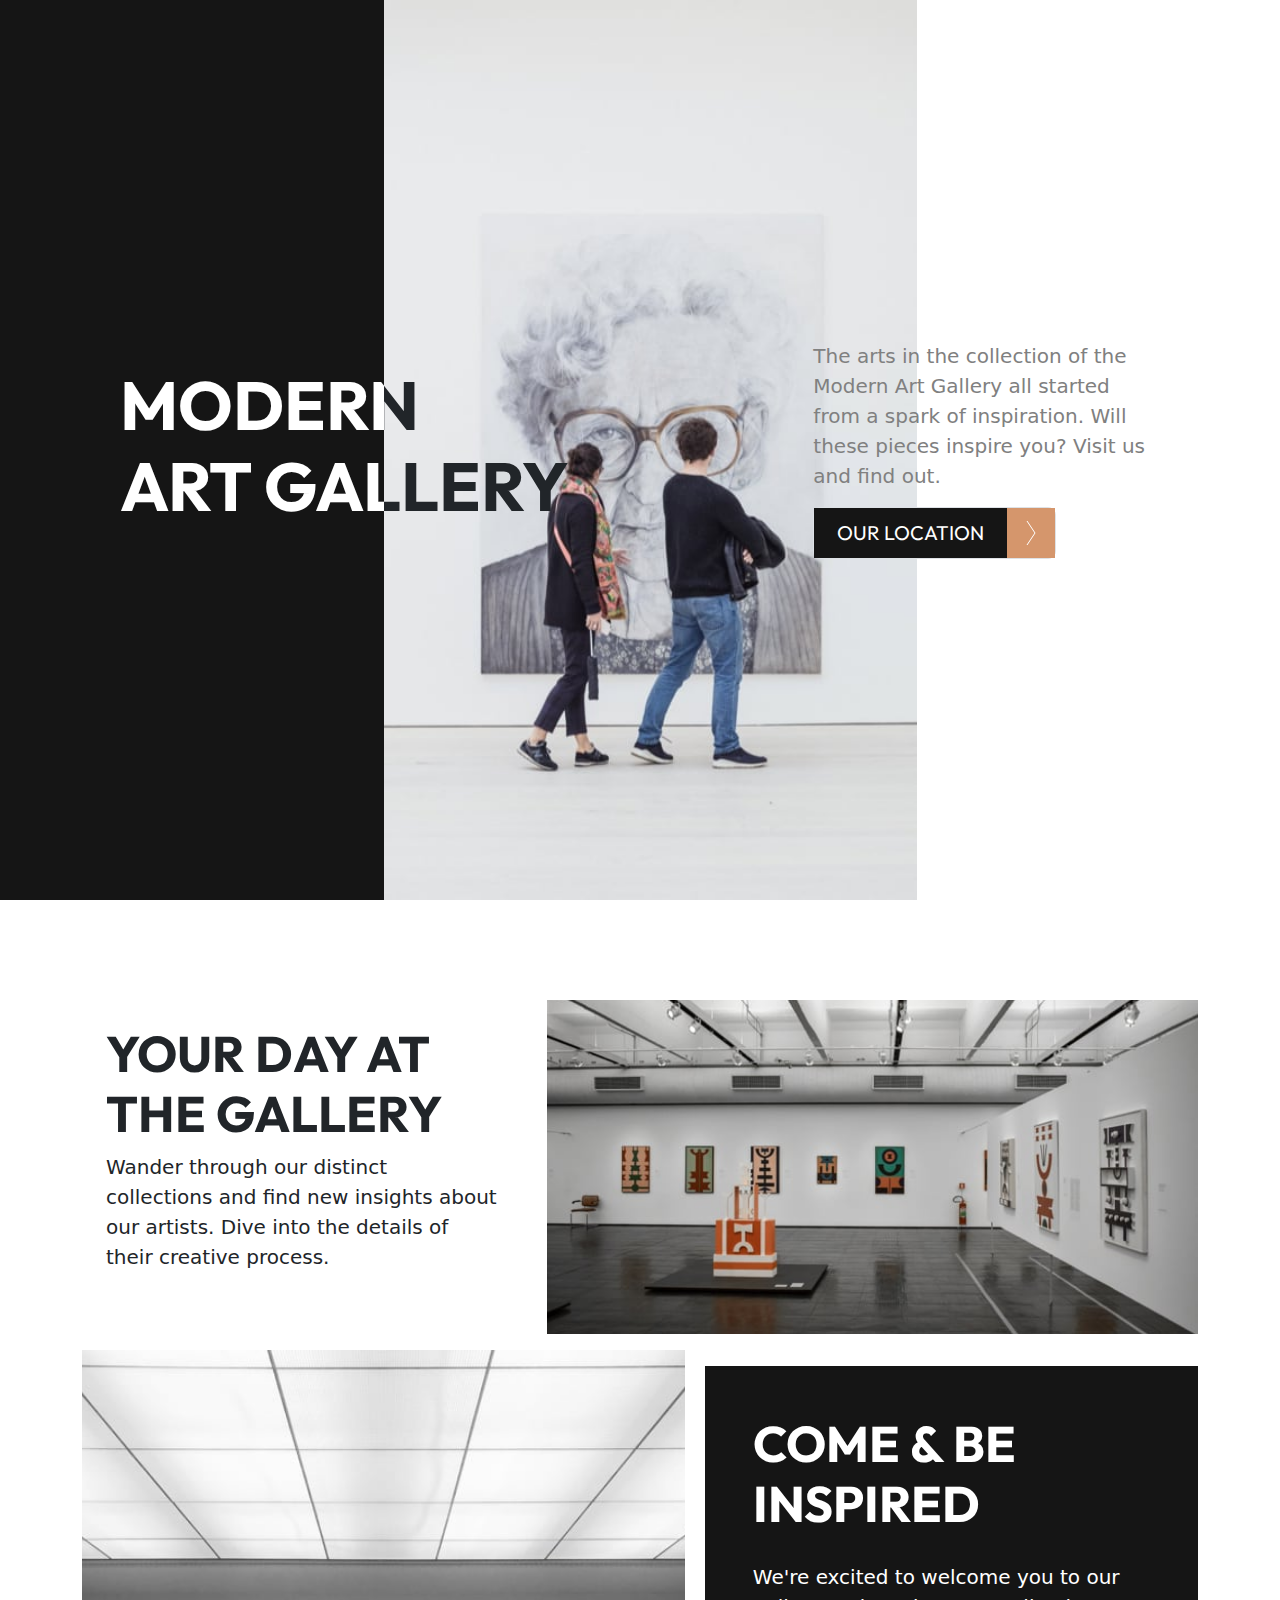
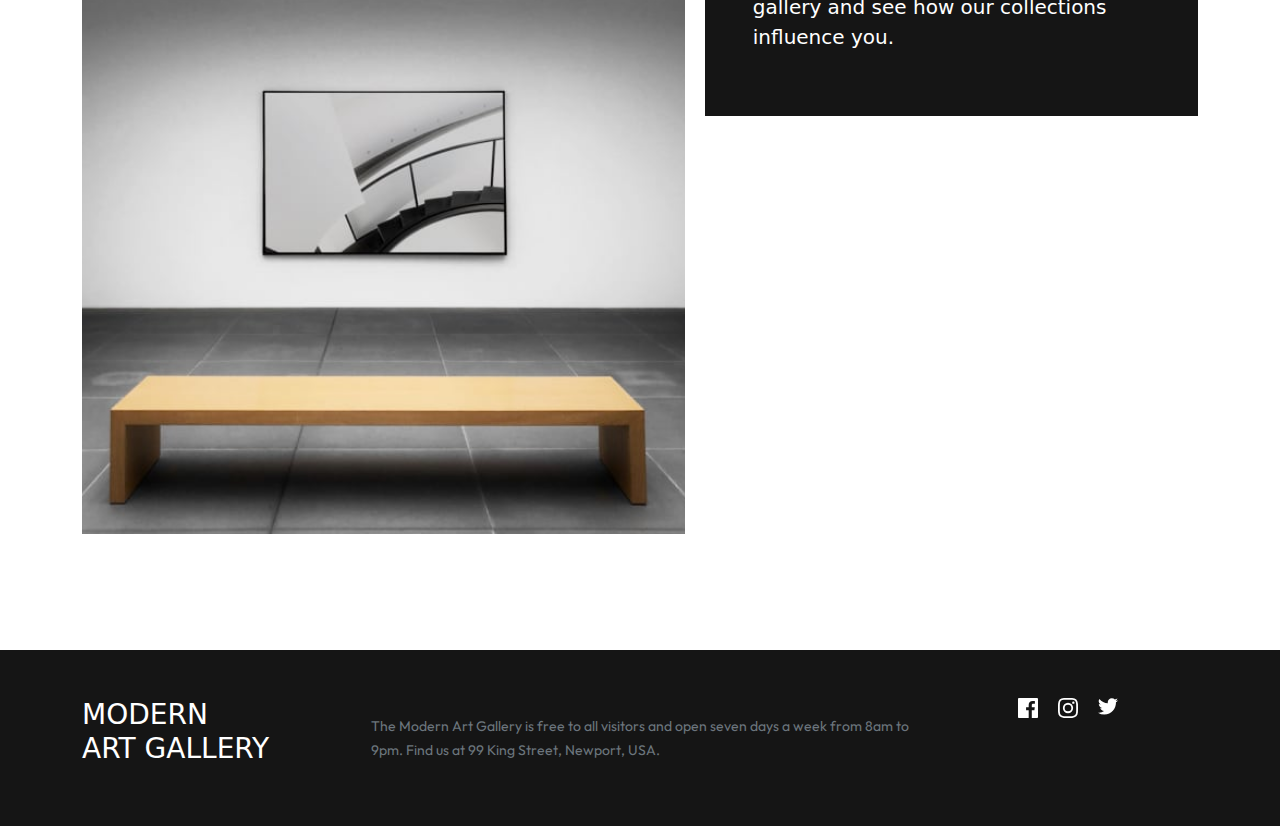
<file: index.html>
<!DOCTYPE html>
<html lang="en">
<head>
    <meta charset="UTF-8">
    <meta name="viewport" content="width=device-width, initial-scale=1.0">
    <link rel="stylesheet" href="./src/bootstrap/node_modules/bootstrap/dist/css/bootstrap.min.css">
    <link rel="stylesheet" href="./src/paint/styles.css">
    <title>Art Gallery Website</title>
</head>
<body>

    <div class="root container-fluid p-0">

        <section class="landing container-fluid position-relative p-0">
            <div class="land-1 container-fluid row g-0 align-items-center">
                <h1 class="title text-white col-6 text-uppercase">
                    <span class="d-block">Modern</span>
                    <span class="d-block">Art Gallery</span>
                </h1>
            </div>
            
            <div class="land-2 container-fluid position-absolute align-items-end justify-content-md-center align-items-lg-center row flex-lg-row flex-md-column  g-0">
                <figure class="land-pic col-12 col-md-5"></figure>
                <h1 class="title text-dark col-12 col-lg-6 mt-lg-0 mt-md-5 text-uppercase">
                    <span class="d-block">Modern</span>
                    <span class="d-block">Art Gallery</span>
                </h1>
                <article class="detail col-12 col-lg-4 ms-auto">
                    <p class="detail-text">
                        The arts in the collection of the 
                        Modern Art Gallery all started from 
                        a spark of inspiration. Will these 
                        pieces inspire you? Visit us and find out.
                    </p>

                    <a href="./location.html" target="_blank" class="location btn btn-lg d-flex text-white p-0 border align-items-stretch justify-content-between text-uppercase">
                        <span class="d-flex align-items-center justify-content-center">Our Location</span>
                        <span class="icon d-flex align-items-center justify-content-center">
                            <svg width="10" height="24" xmlns="http://www.w3.org/2000/svg"><path stroke="#FFF" fill="none" d="m1 0 8 12-8 12"/></svg>
                        </span>
                    </a>
                </article>
            </div>
        </section>

        <main class="wrapper container">
            <div class="gallery-day row p-0 g-0">
                <article class="gallery-left col-12 col-md-5 p-4 pe-5">
                    <h2 class="text-uppercase">Your Day At The Gallery</h2>
                    
                    <p class="lead">
                        Wander through our distinct 
                        collections and find new 
                        insights about our artists. Dive
                        into the details of their
                        creative process.
                    </p>
                </article>

                <figure class="gallery-right col-12 col-md-7"></figure>
            </div>

            <section class="gallery-main d-block d-md-flex justify-content-between">
                <figure class="main-left"></figure>
                <div class="main-right d-flex flex-column">
                    <figure class="up"></figure>
                    <article class="inspire p-lg-5 p-md-2 d-flex flex-column justify-content-center">
                        <h2 class="text-white text-uppercase">come & be inspired</h2>
                        <p class="emp text-white">
                            We're excited to welcome you 
                            to our gallery and see how our 
                            collections influence you.
                        </p>
                    </article>
                </div>
            </section>
        </main>

        <footer class="endpage container-fluid">
            <div class="endpage-wrap container py-5">

                <div class="row">

                    <div class="title-wrap col-lg-3 col-md-4 col-12">
                        <h3 class="end-title m-0 text-white text-uppercase">
                            <span class="d-block">Modern</span>
                            <span class="d-block">Art Gallery</span>
                        </h3>
                    </div>

                    <div class="sum-up col-lg-6 col-md-5 col-12 p-3">
                        <small class="end-text text-secondary">
                            The Modern Art Gallery is free to all visitors and 
                            open seven days a week from 8am to 9pm. Find 
                            us at 99 King Street, Newport, USA.
                        </small>
                    </div>

                    <div class="social col-lg-3 col-md-3 col-12 d-flex justify-content-start  justify-content-md-center">
                        <svg class="fb" width="20" height="20" xmlns="http://www.w3.org/2000/svg"><path d="M18.896 0H1.104C.494 0 0 .494 0 1.104v17.793C0 19.506.494 20 1.104 20h9.58v-7.745H8.076V9.237h2.606V7.01c0-2.583 1.578-3.99 3.883-3.99 1.104 0 2.052.082 2.329.119v2.7h-1.598c-1.254 0-1.496.597-1.496 1.47v1.928h2.989l-.39 3.018h-2.6V20h5.098c.608 0 1.102-.494 1.102-1.104V1.104C20 .494 19.506 0 18.896 0Z" fill="#FFF"/></svg>
                        <svg class="insta" width="20" height="20" xmlns="http://www.w3.org/2000/svg"><path d="M10 1.802c2.67 0 2.987.01 4.042.059 2.71.123 3.975 1.409 4.099 4.099.048 1.054.057 1.37.057 4.04 0 2.672-.01 2.988-.057 4.042-.124 2.687-1.387 3.975-4.1 4.099-1.054.048-1.37.058-4.041.058-2.67 0-2.987-.01-4.04-.058-2.718-.124-3.977-1.416-4.1-4.1-.048-1.054-.058-1.37-.058-4.041 0-2.67.01-2.986.058-4.04.124-2.69 1.387-3.977 4.1-4.1 1.054-.048 1.37-.058 4.04-.058ZM10 0C7.284 0 6.944.012 5.877.06 2.246.227.227 2.242.061 5.877.01 6.944 0 7.284 0 10s.012 3.057.06 4.123c.167 3.632 2.182 5.65 5.817 5.817 1.067.048 1.407.06 4.123.06s3.057-.012 4.123-.06c3.629-.167 5.652-2.182 5.816-5.817.05-1.066.061-1.407.061-4.123s-.012-3.056-.06-4.122C19.777 2.249 17.76.228 14.124.06 13.057.01 12.716 0 10 0Zm0 4.865a5.135 5.135 0 1 0 0 10.27 5.135 5.135 0 0 0 0-10.27Zm0 8.468a3.333 3.333 0 1 1 0-6.666 3.333 3.333 0 0 1 0 6.666Zm5.338-9.87a1.2 1.2 0 1 0 0 2.4 1.2 1.2 0 0 0 0-2.4Z" fill="#FFF"/></svg>
                        <svg class="twit" width="20" height="17" xmlns="http://www.w3.org/2000/svg"><path d="M20 2.172a8.192 8.192 0 0 1-2.357.646 4.11 4.11 0 0 0 1.805-2.27 8.22 8.22 0 0 1-2.606.996A4.096 4.096 0 0 0 13.847.248c-2.65 0-4.596 2.472-3.998 5.037A11.648 11.648 0 0 1 1.392 1a4.109 4.109 0 0 0 1.27 5.478 4.086 4.086 0 0 1-1.858-.513c-.045 1.9 1.318 3.679 3.291 4.075a4.113 4.113 0 0 1-1.853.07 4.106 4.106 0 0 0 3.833 2.849A8.25 8.25 0 0 1 0 14.658a11.616 11.616 0 0 0 6.29 1.843c7.618 0 11.923-6.434 11.663-12.205A8.354 8.354 0 0 0 20 2.172Z" fill="#FFF"/></svg>
                    </div>
                    
                </div>
            </div>
        </footer>
    </div>


    <script src="./src/bootstrap/node_modules/bootstrap/dist/js/bootstrap.bundle.js"></script>
</body>
</html>
</file>
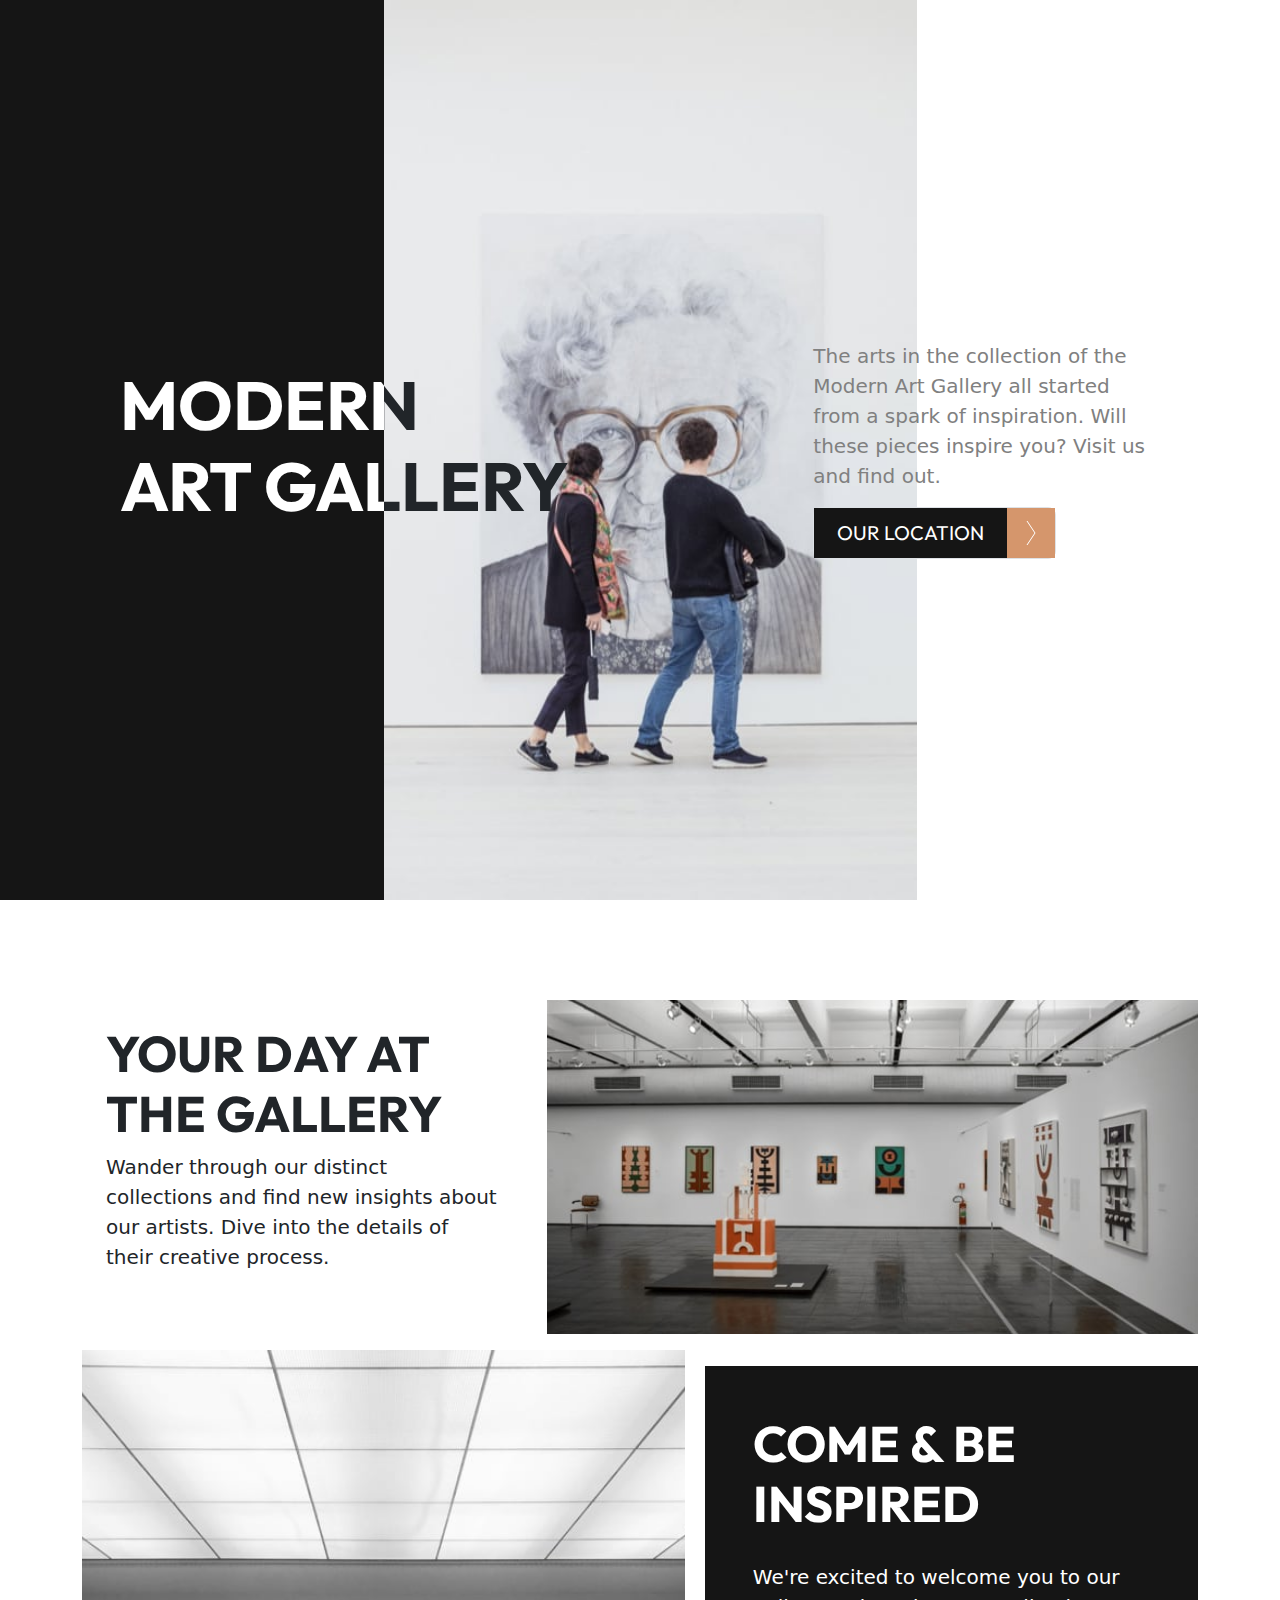
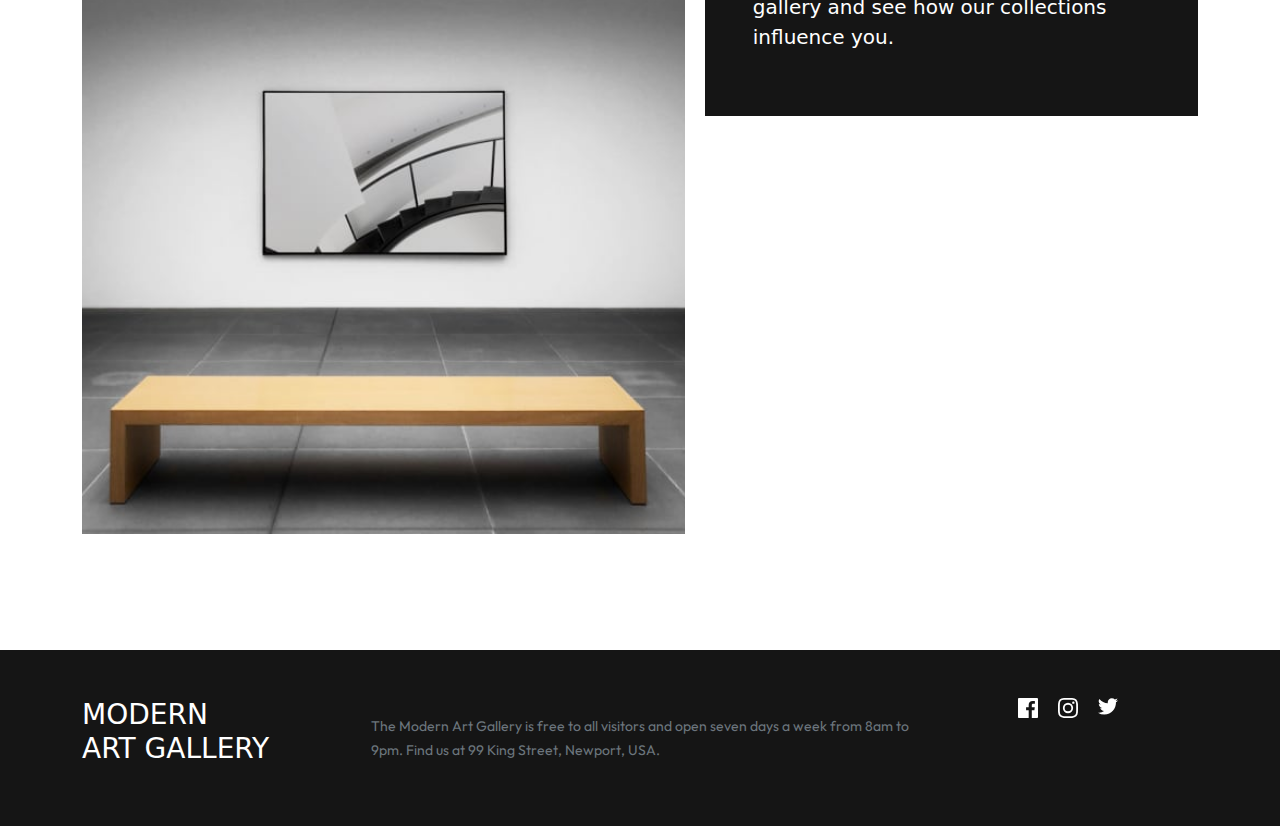
<file: public/index.html>
<!DOCTYPE html>
<html lang="en">
<head>
    <meta charset="UTF-8">
    <meta name="viewport" content="width=device-width, initial-scale=1.0">
    <link rel="stylesheet" href="./../src/bootstrap/node_modules/bootstrap/dist/css/bootstrap.min.css">
    <link rel="stylesheet" href="./../src/paint/styles.css">
    <title>Art Gallery Website</title>
</head>
<body>

    <div class="root container-fluid p-0">

        <section class="landing container-fluid position-relative p-0">
            <div class="land-1 container-fluid row g-0 align-items-center">
                <h1 class="title text-white col-6 text-uppercase">
                    <span class="d-block">Modern</span>
                    <span class="d-block">Art Gallery</span>
                </h1>
            </div>
            
            <div class="land-2 container-fluid position-absolute align-items-end justify-content-md-center align-items-lg-center row flex-lg-row flex-md-column  g-0">
                <figure class="land-pic col-12 col-md-5"></figure>
                <h1 class="title text-dark col-12 col-lg-6 mt-lg-0 mt-md-5 text-uppercase">
                    <span class="d-block">Modern</span>
                    <span class="d-block">Art Gallery</span>
                </h1>
                <article class="detail col-12 col-lg-4 ms-auto">
                    <p class="detail-text">
                        The arts in the collection of the 
                        Modern Art Gallery all started from 
                        a spark of inspiration. Will these 
                        pieces inspire you? Visit us and find out.
                    </p>

                    <button class="location btn btn-lg d-flex text-white p-0 border align-items-stretch justify-content-between text-uppercase">
                        <span class="d-flex align-items-center justify-content-center">Our Location</span>
                        <span class="icon d-flex align-items-center justify-content-center">
                            <svg width="10" height="24" xmlns="http://www.w3.org/2000/svg"><path stroke="#FFF" fill="none" d="m1 0 8 12-8 12"/></svg>
                        </span>
                    </button>
                </article>
            </div>
        </section>

        <main class="wrapper container">
            <div class="gallery-day row p-0 g-0">
                <article class="gallery-left col-12 col-md-5 p-4 pe-5">
                    <h2 class="text-uppercase">Your Day At The Gallery</h2>
                    
                    <p class="lead">
                        Wander through our distinct 
                        collections and find new 
                        insights about our artists. Dive
                        into the details of their
                        creative process.
                    </p>
                </article>

                <figure class="gallery-right col-12 col-md-7"></figure>
            </div>

            <section class="gallery-main d-block d-md-flex justify-content-between">
                <figure class="main-left"></figure>
                <div class="main-right d-flex flex-column">
                    <figure class="up"></figure>
                    <article class="inspire p-lg-5 p-md-2 d-flex flex-column justify-content-center">
                        <h2 class="text-white text-uppercase">come & be inspired</h2>
                        <p class="emp text-white">
                            We're excited to welcome you 
                            to our gallery and see how our 
                            collections influence you.
                        </p>
                    </article>
                </div>
            </section>
        </main>

        <footer class="endpage container-fluid">
            <div class="endpage-wrap container py-5">

                <div class="row">

                    <div class="title-wrap col-lg-3 col-md-4 col-12">
                        <h3 class="end-title m-0 text-white text-uppercase">
                            <span class="d-block">Modern</span>
                            <span class="d-block">Art Gallery</span>
                        </h3>
                    </div>

                    <div class="sum-up col-lg-6 col-md-5 col-12 p-3">
                        <small class="end-text text-secondary">
                            The Modern Art Gallery is free to all visitors and 
                            open seven days a week from 8am to 9pm. Find 
                            us at 99 King Street, Newport, USA.
                        </small>
                    </div>

                    <div class="social col-lg-3 col-md-3 col-12 d-flex justify-content-start  justify-content-md-center">
                        <svg class="fb" width="20" height="20" xmlns="http://www.w3.org/2000/svg"><path d="M18.896 0H1.104C.494 0 0 .494 0 1.104v17.793C0 19.506.494 20 1.104 20h9.58v-7.745H8.076V9.237h2.606V7.01c0-2.583 1.578-3.99 3.883-3.99 1.104 0 2.052.082 2.329.119v2.7h-1.598c-1.254 0-1.496.597-1.496 1.47v1.928h2.989l-.39 3.018h-2.6V20h5.098c.608 0 1.102-.494 1.102-1.104V1.104C20 .494 19.506 0 18.896 0Z" fill="#FFF"/></svg>
                        <svg class="insta" width="20" height="20" xmlns="http://www.w3.org/2000/svg"><path d="M10 1.802c2.67 0 2.987.01 4.042.059 2.71.123 3.975 1.409 4.099 4.099.048 1.054.057 1.37.057 4.04 0 2.672-.01 2.988-.057 4.042-.124 2.687-1.387 3.975-4.1 4.099-1.054.048-1.37.058-4.041.058-2.67 0-2.987-.01-4.04-.058-2.718-.124-3.977-1.416-4.1-4.1-.048-1.054-.058-1.37-.058-4.041 0-2.67.01-2.986.058-4.04.124-2.69 1.387-3.977 4.1-4.1 1.054-.048 1.37-.058 4.04-.058ZM10 0C7.284 0 6.944.012 5.877.06 2.246.227.227 2.242.061 5.877.01 6.944 0 7.284 0 10s.012 3.057.06 4.123c.167 3.632 2.182 5.65 5.817 5.817 1.067.048 1.407.06 4.123.06s3.057-.012 4.123-.06c3.629-.167 5.652-2.182 5.816-5.817.05-1.066.061-1.407.061-4.123s-.012-3.056-.06-4.122C19.777 2.249 17.76.228 14.124.06 13.057.01 12.716 0 10 0Zm0 4.865a5.135 5.135 0 1 0 0 10.27 5.135 5.135 0 0 0 0-10.27Zm0 8.468a3.333 3.333 0 1 1 0-6.666 3.333 3.333 0 0 1 0 6.666Zm5.338-9.87a1.2 1.2 0 1 0 0 2.4 1.2 1.2 0 0 0 0-2.4Z" fill="#FFF"/></svg>
                        <svg class="twit" width="20" height="17" xmlns="http://www.w3.org/2000/svg"><path d="M20 2.172a8.192 8.192 0 0 1-2.357.646 4.11 4.11 0 0 0 1.805-2.27 8.22 8.22 0 0 1-2.606.996A4.096 4.096 0 0 0 13.847.248c-2.65 0-4.596 2.472-3.998 5.037A11.648 11.648 0 0 1 1.392 1a4.109 4.109 0 0 0 1.27 5.478 4.086 4.086 0 0 1-1.858-.513c-.045 1.9 1.318 3.679 3.291 4.075a4.113 4.113 0 0 1-1.853.07 4.106 4.106 0 0 0 3.833 2.849A8.25 8.25 0 0 1 0 14.658a11.616 11.616 0 0 0 6.29 1.843c7.618 0 11.923-6.434 11.663-12.205A8.354 8.354 0 0 0 20 2.172Z" fill="#FFF"/></svg>
                    </div>
                    
                </div>
            </div>
        </footer>
    </div>


    <script src="./../src/bootstrap/node_modules/bootstrap/dist/js/bootstrap.bundle.js"></script>
</body>
</html>
</file>
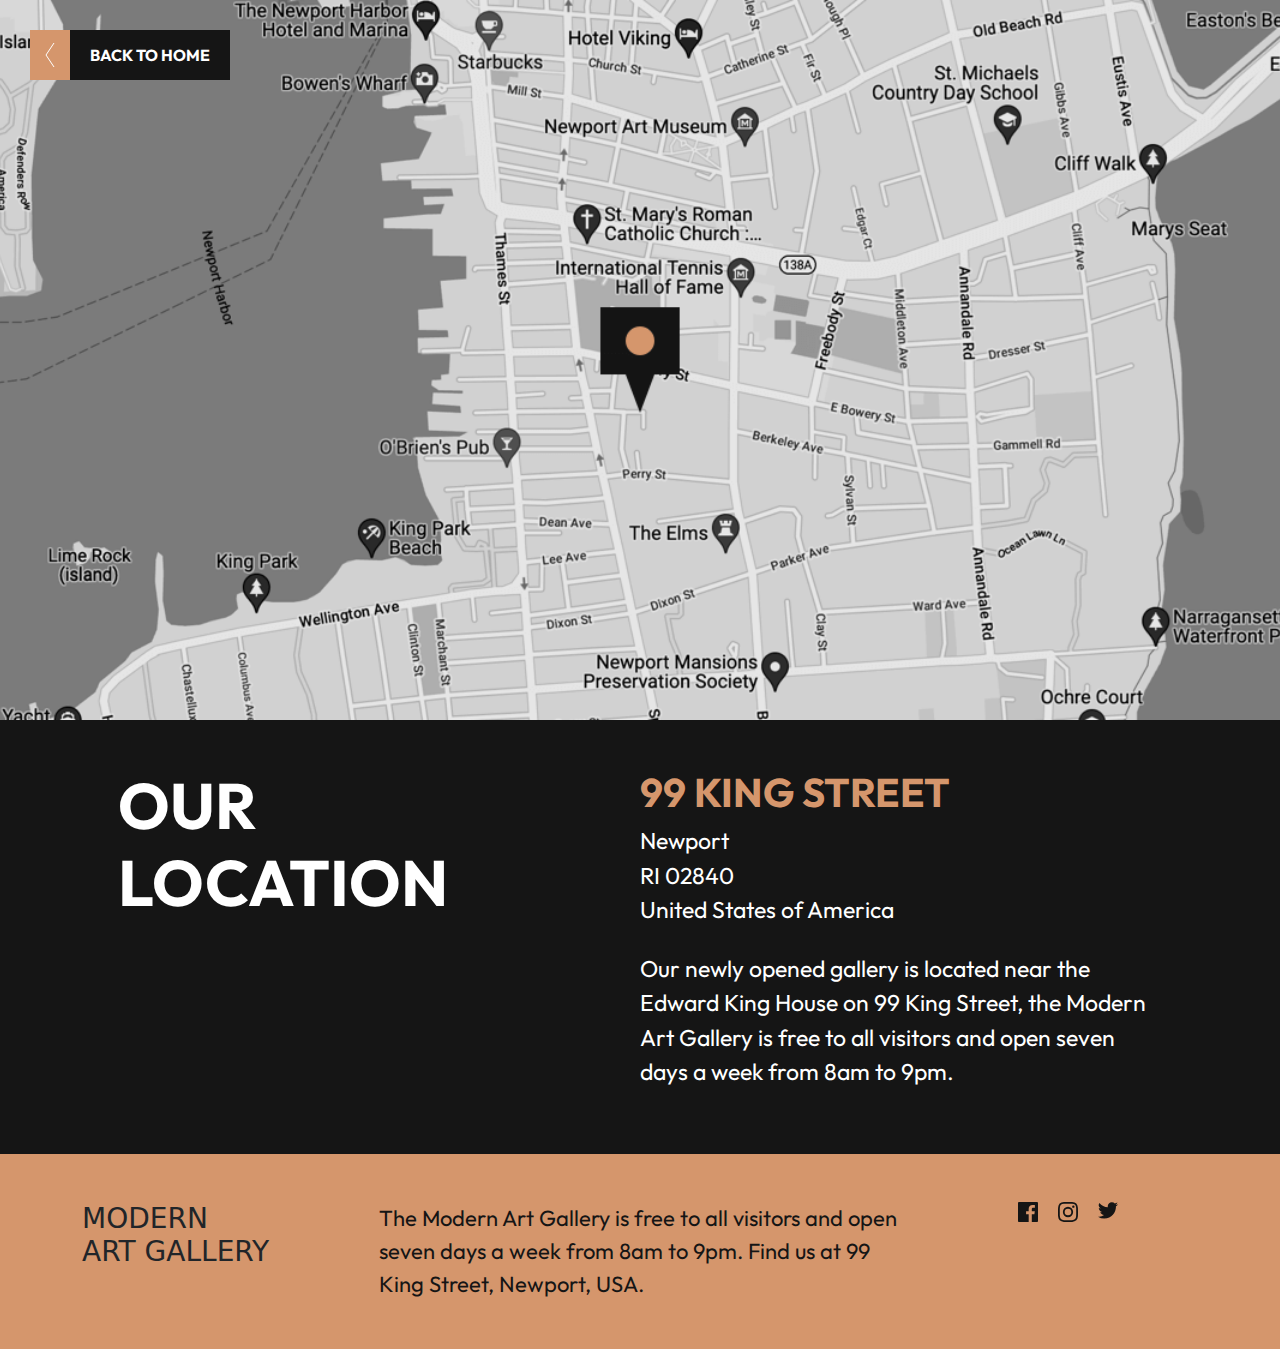
<file: location.html>
<!DOCTYPE html>
<html lang="en">
<head>
    <meta charset="UTF-8">
    <meta name="viewport" content="width=device-width, initial-scale=1.0">
    <link rel="stylesheet" href="./src/bootstrap/node_modules/bootstrap/dist/css/bootstrap.min.css">
    <link rel="stylesheet" href="./src/paint/location.css">
    <title>locate us</title>
</head>
<body>
    <div class="wrapper container-fluid p-0">
        <div class="container-fluid location-map p-0">
            <figure class="map bg-dark"></figure>
            <a href="./index.html" target="_blank" class="home p-0 text-uppercase d-flex align-items-center text-white position-absolute">
                <span class="d-flex align-items-center justify-content-center">
                    <svg width="10" height="24" xmlns="http://www.w3.org/2000/svg"><path stroke="#FFF" fill="none" d="M9 24 1 12 9 0"/></svg>
                </span>
                <span class="d-flex align-items-center justify-content-center">
                    Back to Home
                </span>
            </a>
        </div>

        <div class="location-area container-fluid">
            <div class="locale-row container d-md-flex align-items-start p-3 p-md-5">
                <section class="left">
                    <h1 class="title text-uppercase text-white">
                        <span class="d-block">OUr</span>
                        Location
                    </h1>
                </section>
                <section class="right">
                    <h2 class="address  text-uppercase">99 King street</h2>
                    
                    <div class="address-main text-white">
                        <p>Newport</p>
                        <p>RI 02840</p>
                        <p>United States of America</p>
                    </div>

                    <p class="time text-white mt-4">
                        Our newly opened gallery is located near the Edward King House on 99 King Street, the Modern Art Gallery is free to all visitors and open seven days a week from 8am to 9pm.
                    </p>
                </section>
            </div>
        </div>

        <footer class="endpage container-fluid">
            <div class="endpage-wrap container py-5">

                <div class="row">

                    <div class="title-wrap col-lg-3 col-md-4 col-12">
                        <h3 class="end-title m-0 text-uppercase">
                            <span class="d-block">Modern</span>
                            <span class="d-block">Art Gallery</span>
                        </h3>
                    </div>

                    <div class="sum-up col-lg-6 col-md-5 col-12 px-lg-4 p-2 p-md-0">
                        <small class="end-text m-0">
                            The Modern Art Gallery is free to all visitors and 
                            open seven days a week from 8am to 9pm. Find 
                            us at 99 King Street, Newport, USA.
                        </small>
                    </div>

                    <div class="social col-lg-3 col-md-3 col-12 d-flex justify-content-start  justify-content-md-center">
                        <svg class="fb" width="20" height="20" xmlns="http://www.w3.org/2000/svg"><path d="M18.896 0H1.104C.494 0 0 .494 0 1.104v17.793C0 19.506.494 20 1.104 20h9.58v-7.745H8.076V9.237h2.606V7.01c0-2.583 1.578-3.99 3.883-3.99 1.104 0 2.052.082 2.329.119v2.7h-1.598c-1.254 0-1.496.597-1.496 1.47v1.928h2.989l-.39 3.018h-2.6V20h5.098c.608 0 1.102-.494 1.102-1.104V1.104C20 .494 19.506 0 18.896 0Z" fill="#FFF"/></svg>
                        <svg class="insta" width="20" height="20" xmlns="http://www.w3.org/2000/svg"><path d="M10 1.802c2.67 0 2.987.01 4.042.059 2.71.123 3.975 1.409 4.099 4.099.048 1.054.057 1.37.057 4.04 0 2.672-.01 2.988-.057 4.042-.124 2.687-1.387 3.975-4.1 4.099-1.054.048-1.37.058-4.041.058-2.67 0-2.987-.01-4.04-.058-2.718-.124-3.977-1.416-4.1-4.1-.048-1.054-.058-1.37-.058-4.041 0-2.67.01-2.986.058-4.04.124-2.69 1.387-3.977 4.1-4.1 1.054-.048 1.37-.058 4.04-.058ZM10 0C7.284 0 6.944.012 5.877.06 2.246.227.227 2.242.061 5.877.01 6.944 0 7.284 0 10s.012 3.057.06 4.123c.167 3.632 2.182 5.65 5.817 5.817 1.067.048 1.407.06 4.123.06s3.057-.012 4.123-.06c3.629-.167 5.652-2.182 5.816-5.817.05-1.066.061-1.407.061-4.123s-.012-3.056-.06-4.122C19.777 2.249 17.76.228 14.124.06 13.057.01 12.716 0 10 0Zm0 4.865a5.135 5.135 0 1 0 0 10.27 5.135 5.135 0 0 0 0-10.27Zm0 8.468a3.333 3.333 0 1 1 0-6.666 3.333 3.333 0 0 1 0 6.666Zm5.338-9.87a1.2 1.2 0 1 0 0 2.4 1.2 1.2 0 0 0 0-2.4Z" fill="#FFF"/></svg>
                        <svg class="twit" width="20" height="17" xmlns="http://www.w3.org/2000/svg"><path d="M20 2.172a8.192 8.192 0 0 1-2.357.646 4.11 4.11 0 0 0 1.805-2.27 8.22 8.22 0 0 1-2.606.996A4.096 4.096 0 0 0 13.847.248c-2.65 0-4.596 2.472-3.998 5.037A11.648 11.648 0 0 1 1.392 1a4.109 4.109 0 0 0 1.27 5.478 4.086 4.086 0 0 1-1.858-.513c-.045 1.9 1.318 3.679 3.291 4.075a4.113 4.113 0 0 1-1.853.07 4.106 4.106 0 0 0 3.833 2.849A8.25 8.25 0 0 1 0 14.658a11.616 11.616 0 0 0 6.29 1.843c7.618 0 11.923-6.434 11.663-12.205A8.354 8.354 0 0 0 20 2.172Z" fill="#FFF"/></svg>
                    </div>
                    
                </div>
            </div>
        </footer>
    </div>

    <script src="./src/bootstrap/node_modules/bootstrap/dist/js/bootstrap.bundle.js"></script>
</body>
</html>
</file>
<file: src/paint/styles.css>
@font-face {
  font-family: oBold;
  src: url(./Outfit-Bold.ttf);
}
@font-face {
  font-family: oMed;
  src: url(./Outfit-Medium.ttf);
}
@font-face {
  font-family: oReg;
  src: url(./Outfit-Regular.ttf);
}
body {
  min-height: 100vh;
}

.root {
  min-height: 100vh;
}

.landing {
  min-height: 100vh;
}
.landing > * {
  min-height: 100vh;
  padding-left: 120px;
  padding-right: 120px;
}
.landing > * .title {
  font-size: 5.3vw;
  font-family: oBold;
}
.landing .land-1 {
  background-color: #151515;
}
.landing .land-2 {
  background-color: #fff;
  clip-path: inset(0 0 0 30%);
  width: 100%;
  height: 100vh;
  top: 0;
  left: 0;
  isolation: isolate;
}
.landing .land-2 .land-pic {
  min-height: 100vh;
  position: absolute;
  background-image: url(./../assets/desktop/image-hero.jpg);
  background-repeat: no-repeat;
  background-size: cover;
  background-position: center;
  z-index: -1;
  left: 30%;
  top: 0;
}
.landing .land-2 .detail .detail-text {
  color: gray;
  font-size: 20px;
}
.landing .land-2 .detail .location {
  width: 70%;
  font-family: oReg;
}
.landing .land-2 .detail .location span {
  width: 80%;
  background-color: #151515;
  height: 50px;
}
.landing .land-2 .detail .location span.icon {
  width: 20%;
  background-color: #d5966c;
}

.wrapper {
  padding-top: 100px;
  padding-bottom: 100px;
}
.wrapper .gallery-day {
  min-height: 350px;
}
.wrapper .gallery-day .gallery-left h2 {
  font-size: 50px;
  font-family: oBold;
}
.wrapper .gallery-day .gallery-right {
  background-image: url(./../assets/desktop/image-grid-1.jpg);
  background-repeat: no-repeat;
  background-size: cover;
  background-position: center;
}
.wrapper .gallery-main {
  min-height: 800px;
  gap: 20px;
}
.wrapper .gallery-main .main-left {
  width: 55%;
  background-image: url(./../assets/desktop/image-grid-2.jpg);
  background-repeat: no-repeat;
  background-size: cover;
  background-position: center;
}
.wrapper .gallery-main .main-right {
  height: 100%;
  width: 45%;
}
.wrapper .gallery-main .main-right .up {
  min-height: 40%;
  width: 100%;
  background-image: url(./../assets/desktop/image-grid-3.jpg);
  background-repeat: no-repeat;
  background-size: cover;
  background-position: center;
}
.wrapper .gallery-main .main-right .inspire {
  height: 60%;
  background-color: #151515;
  gap: 20px;
}
.wrapper .gallery-main .main-right .inspire h2 {
  font-size: 50px;
  font-family: oBold;
}
.wrapper .gallery-main .main-right .inspire .emp {
  font-size: 20px;
}

.endpage {
  background-color: #151515;
}
.endpage .endpage-wrap div .sum-up .end-text {
  font-family: oReg;
}
.endpage .endpage-wrap div .social {
  gap: 20px;
}

@media screen and (max-width: 800px) {
  .landing .land-1 {
    display: none;
  }
  .landing .land-2 {
    clip-path: inset(0);
  }
  .landing .land-2 .land-pic {
    width: 50%;
    background-image: url(./../assets/tablet/image-hero.jpg);
    left: 0;
  }
}
@media screen and (max-width: 600px) {
  .landing > * {
    padding: 0;
  }
  .landing .land-2 .land-pic {
    width: 100%;
    min-height: 40%;
    position: static;
    background-image: url(./../assets/mobile/image-hero.jpg);
  }
  .landing .land-2 .title {
    font-size: 10vw;
    padding: 12px;
  }
  .landing .land-2 .detail {
    padding: 12px;
  }
  .landing .land-2 .detail .detail-text {
    color: gray;
    font-size: 20px;
  }
  .landing .land-2 .detail .location {
    width: 70%;
    font-family: oReg;
  }
  .landing .land-2 .detail .location span {
    width: 80%;
    background-color: #151515;
    height: 50px;
  }
  .landing .land-2 .detail .location span.icon {
    width: 20%;
    background-color: #d5966c;
  }
  .wrapper {
    padding-top: 50px;
    padding-bottom: 50px;
  }
  .wrapper .gallery-day .gallery-left h2 {
    font-size: 10vw;
  }
  .wrapper .gallery-day .gallery-right {
    background-image: url(./../assets/mobile/image-grid-1.jpg);
    min-height: 300px;
  }
  .wrapper .gallery-main {
    gap: 10px;
  }
  .wrapper .gallery-main .main-left {
    width: 100%;
    min-height: 70vh;
    background-image: url(./../assets/mobile/image-grid-2.jpg);
  }
  .wrapper .gallery-main .main-right {
    height: 100vh;
    width: 100%;
  }
  .wrapper .gallery-main .main-right .up {
    min-height: 40%;
    width: 100%;
    background-image: url(./../assets/mobile/image-grid-3.jpg);
  }
  .wrapper .gallery-main .main-right .inspire {
    padding: 50px;
  }
  .wrapper .gallery-main .main-right .inspire h2 {
    font-size: 50px;
    font-family: oBold;
  }
  .wrapper .gallery-main .main-right .inspire .emp {
    font-size: 20px;
  }
}
</file>
<file: src/paint/location.css>
@font-face {
  font-family: oBold;
  src: url(./Outfit-Bold.ttf);
}
@font-face {
  font-family: oMed;
  src: url(./Outfit-Medium.ttf);
}
@font-face {
  font-family: oReg;
  src: url(./Outfit-Regular.ttf);
}
body {
  min-height: 100vh;
}

.wrapper {
  min-height: 100vh;
}
.wrapper .location-map {
  height: 80vh;
}
.wrapper .location-map .map {
  min-height: 100%;
  background-image: url(./../assets/desktop/image-map.png);
  background-repeat: no-repeat;
  background-position: center;
  background-size: cover;
}
.wrapper .location-map .home {
  top: 30px;
  left: 30px;
  width: 200px;
  height: 50px;
  text-decoration: none;
  font-family: oBold;
}
.wrapper .location-map .home span {
  height: 100%;
}
.wrapper .location-map .home span:first-child {
  width: 20%;
  background-color: #d5966c;
}
.wrapper .location-map .home span:last-child {
  width: 80%;
  background-color: #151515;
}
.wrapper .location-area {
  background-color: #151515;
}
.wrapper .location-area .locale-row {
  min-height: 300px;
}
.wrapper .location-area .locale-row .left {
  width: 50%;
}
.wrapper .location-area .locale-row .left .title {
  font-family: oBold;
  font-size: 5vw;
}
.wrapper .location-area .locale-row .right {
  width: 50%;
}
.wrapper .location-area .locale-row .right .address {
  font-family: oBold;
  color: #d5966c;
  font-size: 40px;
}
.wrapper .location-area .locale-row .right .address-main p {
  margin: 0;
  font-size: 23px;
  font-family: oReg;
}
.wrapper .location-area .locale-row .right .time {
  font-size: 23px;
  font-family: oReg;
}
.wrapper .endpage {
  background-color: #d5966c;
}
.wrapper .endpage .endpage-wrap div .sum-up .end-text {
  font-family: oReg;
  font-size: 22px;
  color: #151515;
}
.wrapper .endpage .endpage-wrap div .social {
  gap: 20px;
}
.wrapper .endpage .endpage-wrap div .social svg path {
  fill: #151515;
}

@media screen and (max-width: 500px) {
  .location-map .map {
    background-image: url(./../assets/mobile/image-map.png);
  }
  .wrapper .location-area {
    background-color: #151515;
  }
  .wrapper .location-area .locale-row {
    min-height: 300px;
  }
  .wrapper .location-area .locale-row .left {
    width: 100%;
  }
  .wrapper .location-area .locale-row .left .title {
    font-size: 10vw;
  }
  .wrapper .location-area .locale-row .right {
    width: 100%;
  }
}
</file>
